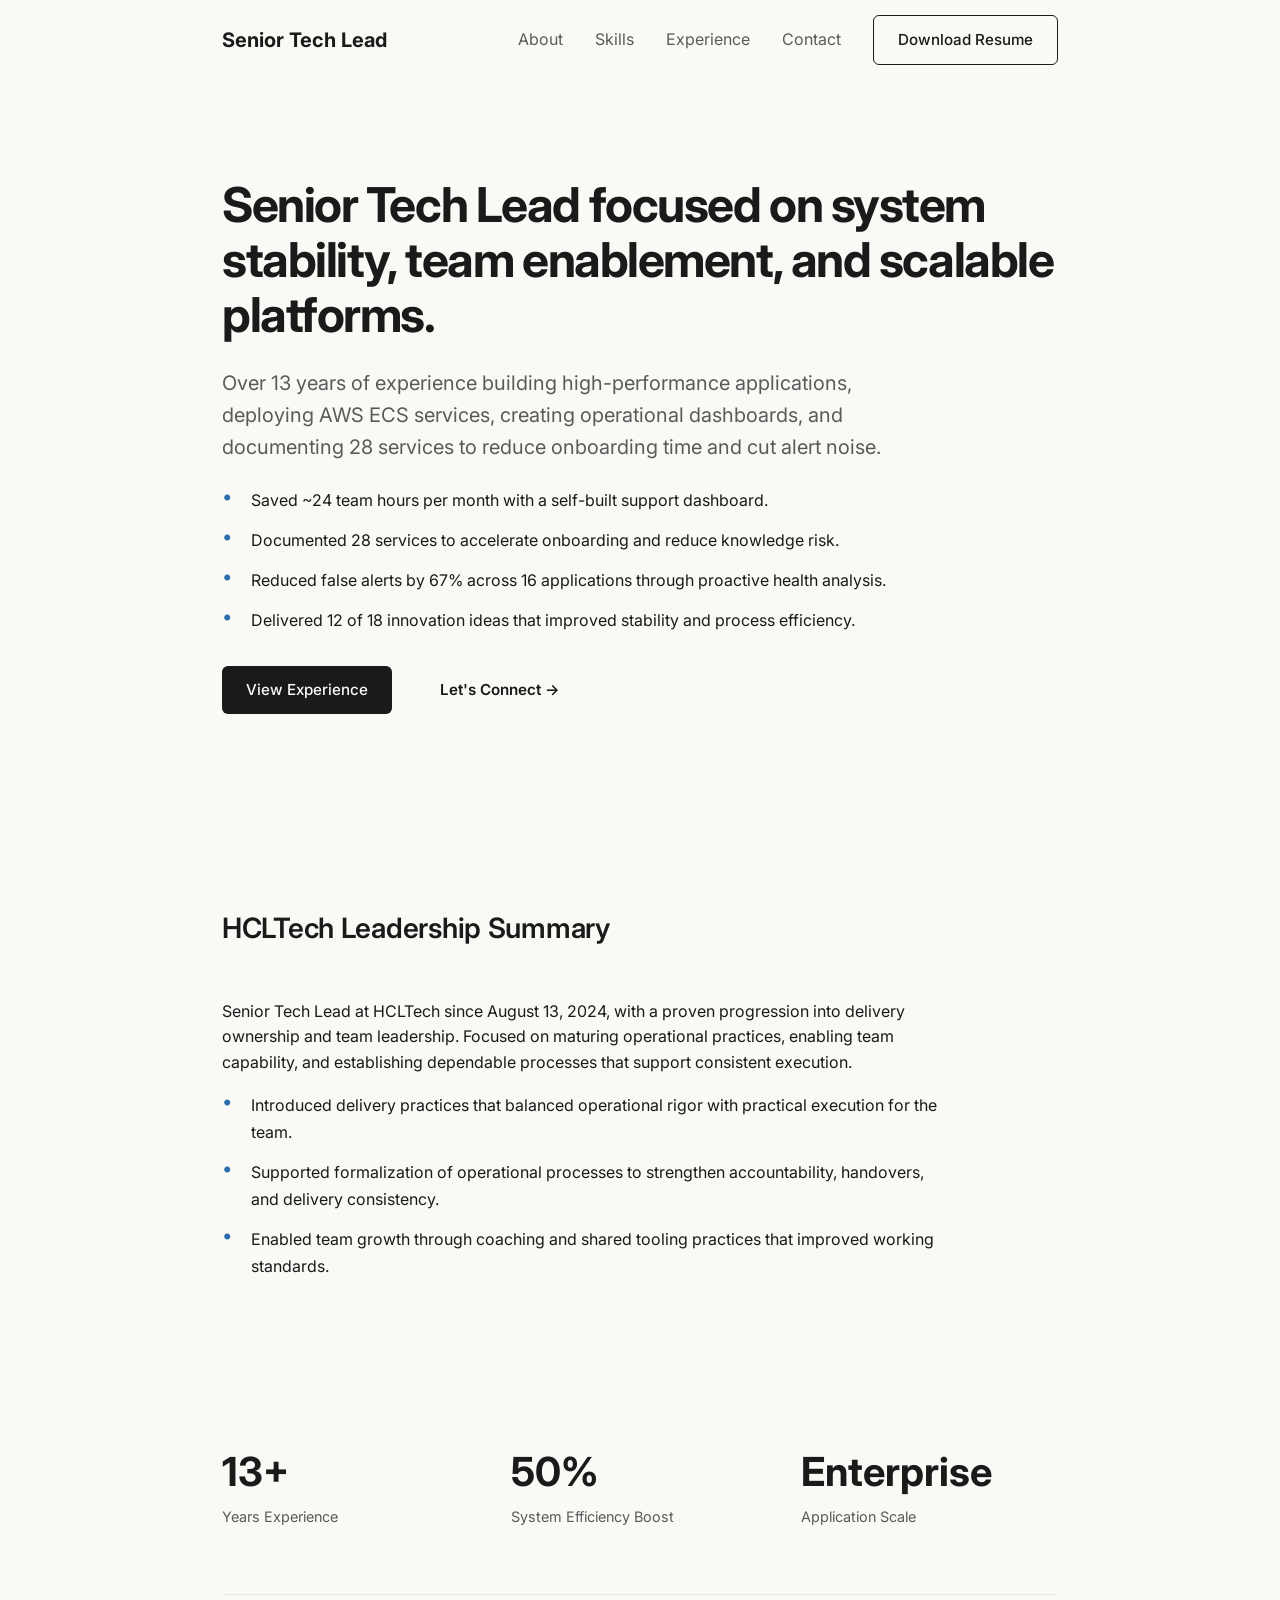
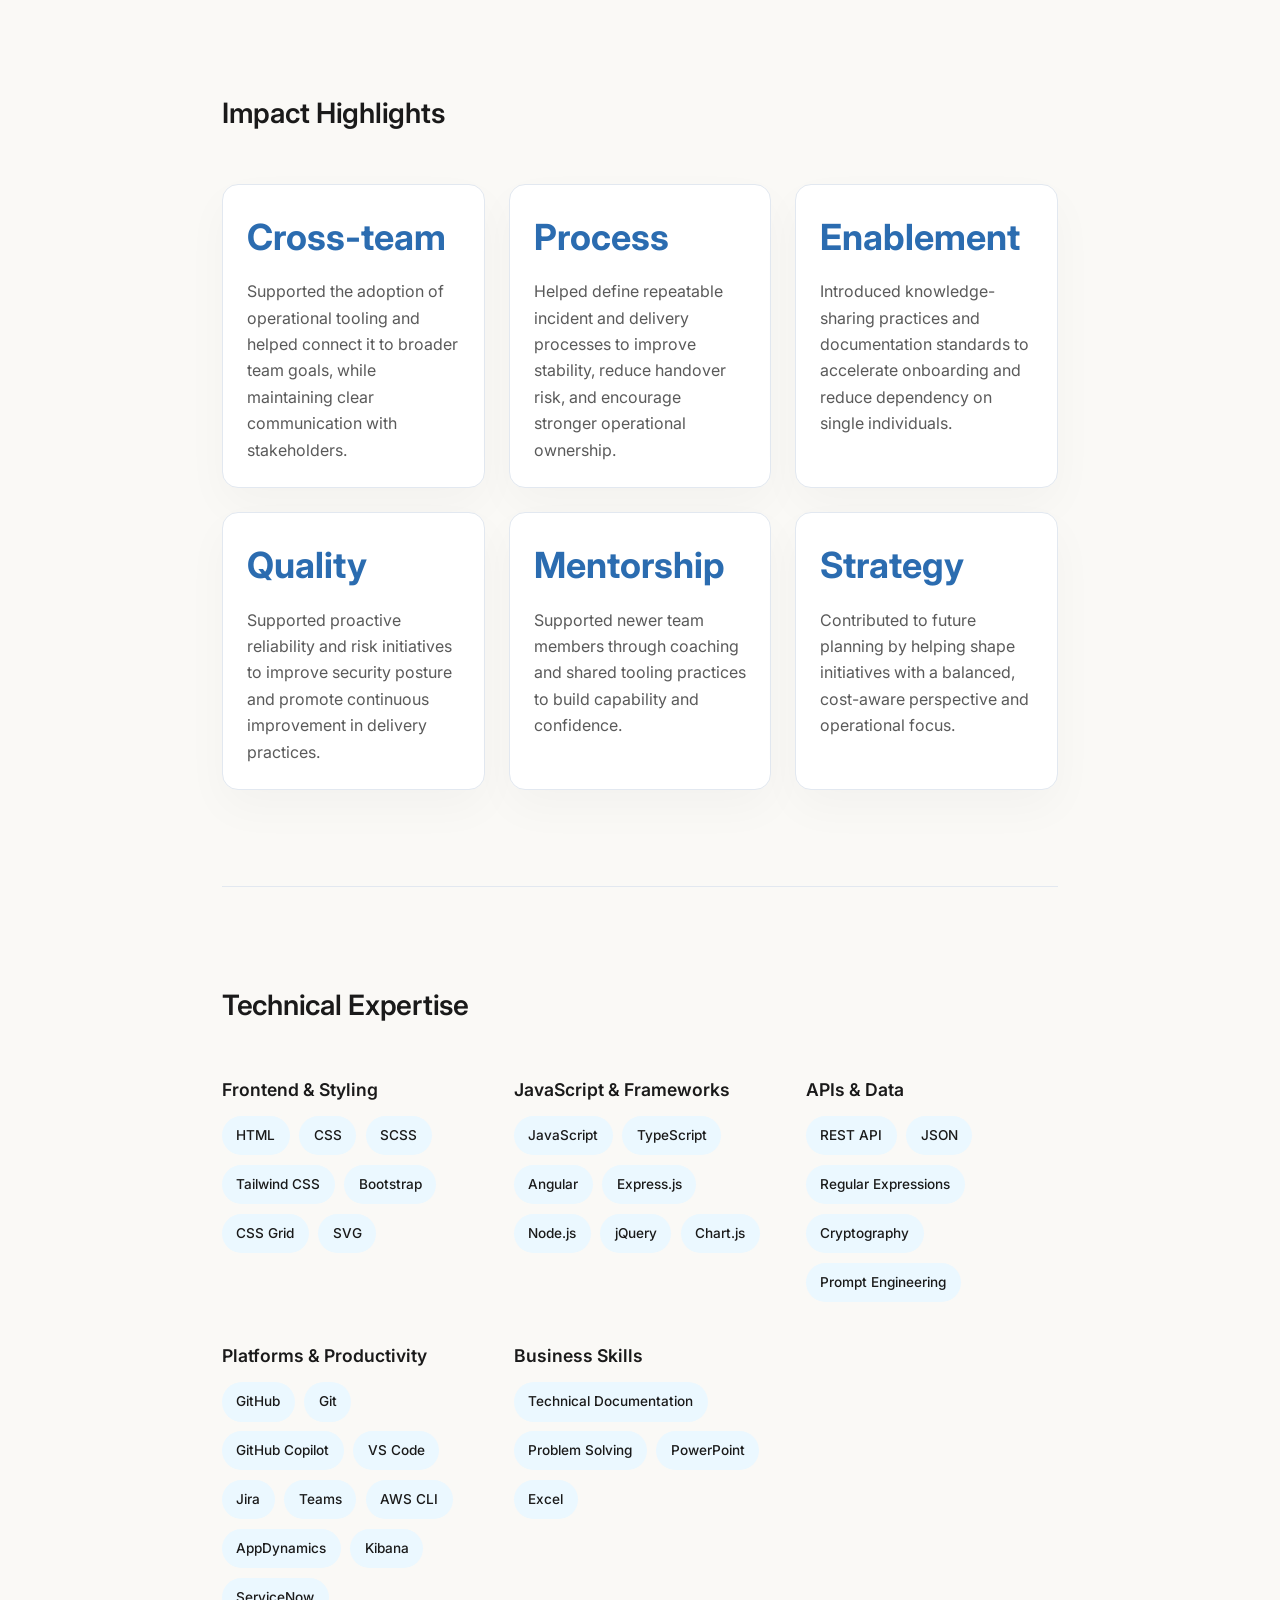
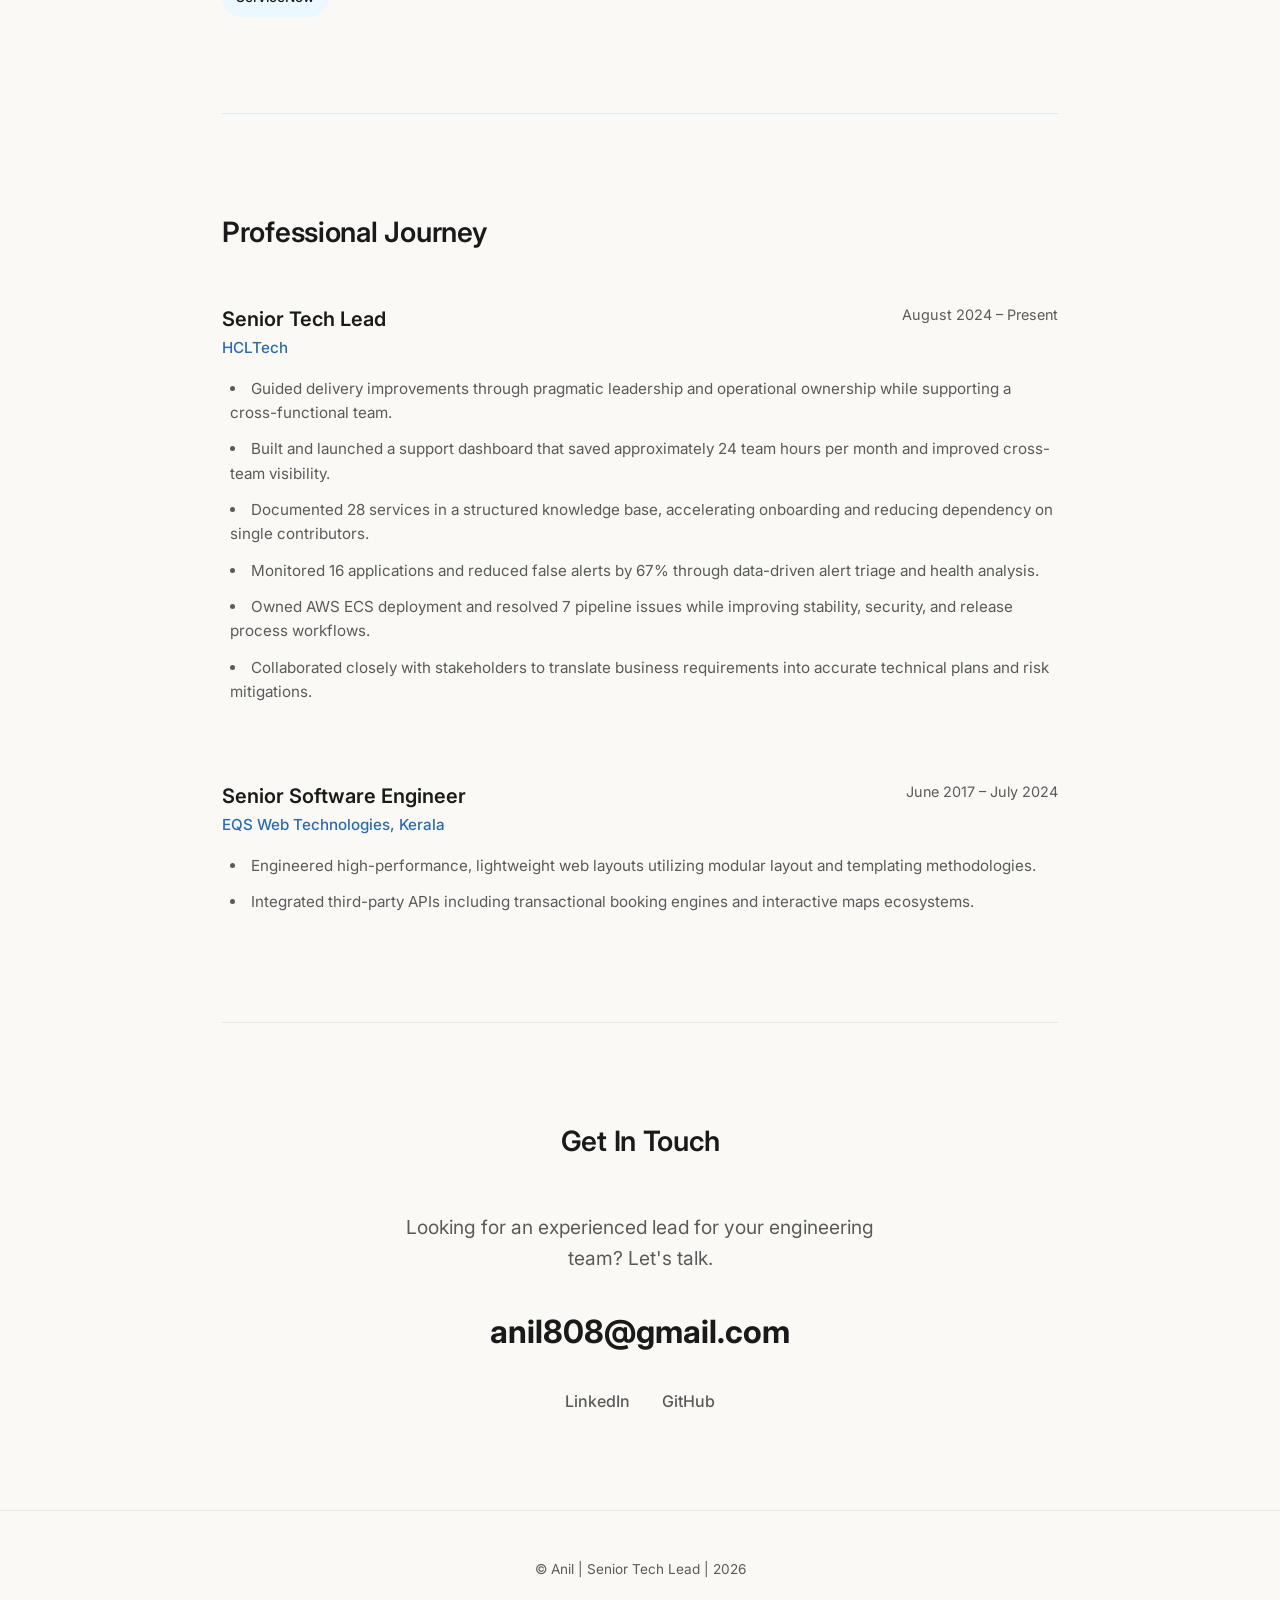
<file: cv.html>
<!DOCTYPE html>
<html lang="en">
<head>
    <meta charset="UTF-8">
    <meta name="viewport" content="width=device-width, initial-scale=1.0">
    <title>Senior Tech Lead</title>
    <link rel="stylesheet" href="src/css/style.css">
    <!-- Google Fonts for premium typography -->
    <link rel="preconnect" href="https://fonts.googleapis.com">
    <link rel="preconnect" href="https://fonts.gstatic.com" crossorigin>
    <link href="https://fonts.googleapis.com/css2?family=Inter:wght@300;400;500;600;700&display=swap" rel="stylesheet">
</head>
<body>

    <!-- Header Navigation -->
    <header class="header">
        <nav class="nav containers">
            <a href="#" class="logo">Senior Tech Lead</a>
            <div class="nav-links">
                <a href="#about">About</a>
                <a href="#skills">Skills</a>
                <a href="#experience">Experience</a>
                <a href="#contact">Contact</a>
                <a href="#" class="btn btn-secondary" download>Download Resume</a>
            </div>
        </nav>
    </header>

    <main class="containers">
        
        <!-- Hero Section -->
        <section id="about" class="hero section fade-in">
            <h1 class="hero-title">Senior Tech Lead focused on system stability, team enablement, and scalable platforms.</h1>
            <p class="hero-subtitle">
                Over 13 years of experience building high-performance applications, deploying AWS ECS services, creating operational dashboards, and documenting 28 services to reduce onboarding time and cut alert noise.
            </p>
            <ul class="hero-highlights">
                <li>Saved ~24 team hours per month with a self-built support dashboard.</li>
                <li>Documented 28 services to accelerate onboarding and reduce knowledge risk.</li>
                <li>Reduced false alerts by 67% across 16 applications through proactive health analysis.</li>
                <li>Delivered 12 of 18 innovation ideas that improved stability and process efficiency.</li>
            </ul>
            <div class="hero-cta">
                <a href="#experience" class="btn btn-primary">View Experience</a>
                <a href="#contact" class="btn btn-link">Let's Connect &rarr;</a>
            </div>
        </section>

        <!-- Professional Summary Section -->
        <section class="summary section fade-in">
            <h2 class="section-title">HCLTech Leadership Summary</h2>
            <p class="summary-text">Senior Tech Lead at HCLTech since August 13, 2024, with a proven progression into delivery ownership and team leadership. Focused on maturing operational practices, enabling team capability, and establishing dependable processes that support consistent execution.</p>
            <ul class="summary-highlights">
                <li>Introduced delivery practices that balanced operational rigor with practical execution for the team.</li>
                <li>Supported formalization of operational processes to strengthen accountability, handovers, and delivery consistency.</li>
                <li>Enabled team growth through coaching and shared tooling practices that improved working standards.</li>
            </ul>
        </section>

        <!-- Quick Metrics Section -->
        <section class="metrics section fade-in">
            <div class="metric-card">
                <span class="metric-num">13+</span>
                <span class="metric-label">Years Experience</span>
            </div>
            <div class="metric-card">
                <span class="metric-num">50%</span>
                <span class="metric-label">System Efficiency Boost</span>
            </div>
            <div class="metric-card">
                <span class="metric-num">Enterprise</span>
                <span class="metric-label">Application Scale</span>
            </div>
        </section>

        <hr class="divider">

        <!-- Impact Highlights Section -->
        <section class="impact section fade-in">
            <h2 class="section-title">Impact Highlights</h2>
            <div class="impact-grid">
                <div class="impact-card">
                    <span class="impact-num">Cross-team</span>
                    <p>Supported the adoption of operational tooling and helped connect it to broader team goals, while maintaining clear communication with stakeholders.</p>
                </div>
                <div class="impact-card">
                    <span class="impact-num">Process</span>
                    <p>Helped define repeatable incident and delivery processes to improve stability, reduce handover risk, and encourage stronger operational ownership.</p>
                </div>
                <div class="impact-card">
                    <span class="impact-num">Enablement</span>
                    <p>Introduced knowledge-sharing practices and documentation standards to accelerate onboarding and reduce dependency on single individuals.</p>
                </div>
                <div class="impact-card">
                    <span class="impact-num">Quality</span>
                    <p>Supported proactive reliability and risk initiatives to improve security posture and promote continuous improvement in delivery practices.</p>
                </div>
                <div class="impact-card">
                    <span class="impact-num">Mentorship</span>
                    <p>Supported newer team members through coaching and shared tooling practices to build capability and confidence.</p>
                </div>
                <div class="impact-card">
                    <span class="impact-num">Strategy</span>
                    <p>Contributed to future planning by helping shape initiatives with a balanced, cost-aware perspective and operational focus.</p>
                </div>
            </div>
        </section>

        <hr class="divider">

        <!-- Skills Section -->
        <section id="skills" class="skills section fade-in">
            <h2 class="section-title">Technical Expertise</h2>
            <div class="skills-grid">
                <div class="skills-category">
                    <h3>Frontend & Styling</h3>
                    <div class="skill-list">
                        <span class="skill-chip">HTML</span>
                        <span class="skill-chip">CSS</span>
                        <span class="skill-chip">SCSS</span>
                        <span class="skill-chip">Tailwind CSS</span>
                        <span class="skill-chip">Bootstrap</span>
                        <span class="skill-chip">CSS Grid</span>
                        <span class="skill-chip">SVG</span>
                    </div>
                </div>
                <div class="skills-category">
                    <h3>JavaScript & Frameworks</h3>
                    <div class="skill-list">
                        <span class="skill-chip">JavaScript</span>
                        <span class="skill-chip">TypeScript</span>
                        <span class="skill-chip">Angular</span>
                        <span class="skill-chip">Express.js</span>
                        <span class="skill-chip">Node.js</span>
                        <span class="skill-chip">jQuery</span>
                        <span class="skill-chip">Chart.js</span>
                    </div>
                </div>
                <div class="skills-category">
                    <h3>APIs & Data</h3>
                    <div class="skill-list">
                        <span class="skill-chip">REST API</span>
                        <span class="skill-chip">JSON</span>
                        <span class="skill-chip">Regular Expressions</span>
                        <span class="skill-chip">Cryptography</span>
                        <span class="skill-chip">Prompt Engineering</span>
                    </div>
                </div>
                <div class="skills-category">
                    <h3>Platforms & Productivity</h3>
                    <div class="skill-list">
                        <span class="skill-chip">GitHub</span>
                        <span class="skill-chip">Git</span>
                        <span class="skill-chip">GitHub Copilot</span>
                        <span class="skill-chip">VS Code</span>
                        <span class="skill-chip">Jira</span>
                        <span class="skill-chip">Teams</span>
                        <span class="skill-chip">AWS CLI</span>
                        <span class="skill-chip">AppDynamics</span>
                        <span class="skill-chip">Kibana</span>
                        <span class="skill-chip">ServiceNow</span>
                    </div>
                </div>
                <div class="skills-category">
                    <h3>Business Skills</h3>
                    <div class="skill-list">
                        <span class="skill-chip">Technical Documentation</span>
                        <span class="skill-chip">Problem Solving</span>
                        <span class="skill-chip">PowerPoint</span>
                        <span class="skill-chip">Excel</span>
                    </div>
                </div>
            </div>
        </section>

        <hr class="divider">

        <!-- Experience Section -->
        <section id="experience" class="experience section fade-in">
            <h2 class="section-title">Professional Journey</h2>
            
            <div class="timeline">
                <!-- Job 1 -->
                <div class="timeline-item">
                    <div class="timeline-header">
                        <div>
                            <h3 class="job-title">Senior Tech Lead</h3>
                            <span class="company">HCLTech</span>
                        </div>
                        <span class="date">August 2024 – Present</span>
                    </div>
                    <ul class="job-details">
                        <li>Guided delivery improvements through pragmatic leadership and operational ownership while supporting a cross-functional team.</li>
                        <li>Built and launched a support dashboard that saved approximately 24 team hours per month and improved cross-team visibility.</li>
                        <li>Documented 28 services in a structured knowledge base, accelerating onboarding and reducing dependency on single contributors.</li>
                        <li>Monitored 16 applications and reduced false alerts by 67% through data-driven alert triage and health analysis.</li>
                        <li>Owned AWS ECS deployment and resolved 7 pipeline issues while improving stability, security, and release process workflows.</li>
                        <li>Collaborated closely with stakeholders to translate business requirements into accurate technical plans and risk mitigations.</li>
                    </ul>
                </div>

                <!-- Job 2 -->
                <div class="timeline-item">
                    <div class="timeline-header">
                        <div>
                            <h3 class="job-title">Senior Software Engineer</h3>
                            <span class="company">EQS Web Technologies, Kerala</span>
                        </div>
                        <span class="date">June 2017 – July 2024</span>
                    </div>
                    <ul class="job-details">
                        <li>Engineered high-performance, lightweight web layouts utilizing modular layout and templating methodologies.</li>
                        <li>Integrated third-party APIs including transactional booking engines and interactive maps ecosystems.</li>
                    </ul>
                </div>
            </div>
        </section>

        <hr class="divider">

        <!-- Contact Section -->
        <section id="contact" class="contact section fade-in">
            <h2 class="section-title">Get In Touch</h2>
            <p class="contact-text">Looking for an experienced lead  for your engineering team? Let's talk.</p>
            <a href="mailto:anil808@gmail.com" class="email-link">anil808@gmail.com</a>
            <div class="social-links">
                <a href="#" target="_blank">LinkedIn</a>
                <a href="#" target="_blank">GitHub</a>
            </div>
        </section>

    </main>

    <footer class="footer">
        <p>&copy; Anil |  Senior Tech Lead | 2026 </p>
    </footer>

    <script src="src/js/script.js"></script>
</body>
</html>
</file>
<file: src/css/style.css>
/* --- Design System & Variables --- */
:root {
    --bg-color: #FAF9F6;       /* Premium Minimal Off-White */
    --text-main: #1A1A1A;      /* Deep Charcoal for great contrast */
    --text-muted: #5A5A5A;     /* Soft slate for details */
    --accent: #2B6CB0;         /* Refined corporate cobalt blue */
    --accent-light: #EBF8FF;
    --border-color: #E2E8F0;
    --max-width: 900px;
    --transition-smooth: all 0.3s cubic-bezier(0.25, 0.8, 0.25, 1);
}

* {
    box-sizing: border-box;
    margin: 0;
    padding: 0;
}

html {
    scroll-behavior: smooth;
}

body {
    font-family: 'Inter', sans-serif;
    background-color: var(--bg-color);
    color: var(--text-main);
    line-height: 1.6;
    -webkit-font-smoothing: antialiased;
}

.containers {
    max-width: var(--max-width);
    margin: 0 auto;
    padding: 0 2rem;
}

/* --- Utilities --- */
.section {
    padding: 6rem 0;
}
.divider {
    border: 0;
    height: 1px;
    background: var(--border-color);
}

/* --- Buttons --- */
.btn {
    display: inline-flex;
    align-items: center;
    padding: 0.75rem 1.5rem;
    font-weight: 500;
    border-radius: 6px;
    text-decoration: none;
    transition: var(--transition-smooth);
    font-size: 0.95rem;
}
.btn-primary {
    background-color: var(--text-main);
    color: var(--bg-color);
}
.btn-primary:hover {
    background-color: var(--accent);
    transform: translateY(-2px);
}
.btn-secondary {
    border: 1px solid var(--text-main);
    color: var(--text-main);
}
.btn-secondary:hover {
    background-color: var(--text-main);
    color: var(--bg-color);
}
.btn-link {
    color: var(--text-main);
    text-decoration: none;
    font-weight: 600;
}
.btn-link:hover {
    color: var(--accent);
}

/* --- Header & Nav --- */
.header {
    position: sticky;
    top: 0;
    z-index: 100;
    background-color: rgba(250, 249, 246, 0.85);
    backdrop-filter: blur(10px);
    border-bottom: 1px solid transparent;
    transition: var(--transition-smooth);
}
.header.scrolled {
    border-bottom-color: var(--border-color);
}
.nav {
    display: flex;
    justify-content: space-between;
    align-items: center;
    height: 80px;
}
.logo {
    font-weight: 700;
    font-size: 1.25rem;
    color: var(--text-main);
    text-decoration: none;
}
.nav-links {
    display: flex;
    align-items: center;
    gap: 2rem;
}
.nav-links a:not(.btn) {
    color: var(--text-muted);
    text-decoration: none;
    font-weight: 400;
    transition: var(--transition-smooth);
}
.nav-links a:not(.btn):hover {
    color: var(--text-main);
}

/* --- Hero Section --- */
.hero-title {
    font-size: 3rem;
    font-weight: 700;
    line-height: 1.15;
    letter-spacing: -0.03em;
    margin-bottom: 1.5rem;
}
.hero-subtitle {
    font-size: 1.25rem;
    color: var(--text-muted);
    max-width: 700px;
    margin-bottom: 1.5rem;
}
.hero-highlights {
    list-style: none;
    padding-left: 0;
    margin-bottom: 2rem;
    display: grid;
    gap: 0.8rem;
    max-width: 720px;
}
.hero-highlights li {
    color: var(--text-main);
    font-size: 1rem;
    line-height: 1.7;
    position: relative;
    padding-left: 1.8rem;
}
.hero-highlights li::before {
    content: "•";
    position: absolute;
    left: 0;
    color: var(--accent);
    font-size: 1.2rem;
    line-height: 1;
}
.summary-text {
    max-width: 720px;
    color: var(--text-main);
    margin-bottom: 1rem;
}
.summary-highlights {
    list-style: none;
    padding-left: 0;
    margin-bottom: 2rem;
    display: grid;
    gap: 0.8rem;
    max-width: 720px;
}
.summary-highlights li {
    color: var(--text-main);
    font-size: 1rem;
    line-height: 1.7;
    position: relative;
    padding-left: 1.8rem;
}
.summary-highlights li::before {
    content: "•";
    position: absolute;
    left: 0;
    color: var(--accent);
    font-size: 1.2rem;
    line-height: 1;
}
.hero-cta {
    display: flex;
    gap: 1.5rem;
    align-items: center;
}

/* --- Metrics Section --- */
.metrics {
    display: grid;
    grid-template-columns: repeat(3, 1fr);
    gap: 2rem;
    padding: 2rem 0 4rem 0;
}
.metric-num {
    display: block;
    font-size: 2.5rem;
    font-weight: 700;
    color: var(--text-main);
}
.metric-label {
    font-size: 0.9rem;
    color: var(--text-muted);
}

/* --- Impact Highlights --- */
.impact-grid {
    display: grid;
    grid-template-columns: repeat(auto-fit, minmax(210px, 1fr));
    gap: 1.5rem;
}
.impact-card {
    padding: 1.5rem;
    background: #ffffff;
    border: 1px solid var(--border-color);
    border-radius: 16px;
    box-shadow: 0 18px 45px rgba(0, 0, 0, 0.03);
}
.impact-num {
    display: block;
    font-size: 2.25rem;
    font-weight: 700;
    color: var(--accent);
    margin-bottom: 0.75rem;
}
.impact-card p {
    color: var(--text-muted);
    line-height: 1.65;
}

/* --- Sections Common --- */
.section-title {
    font-size: 1.75rem;
    font-weight: 600;
    margin-bottom: 3rem;
    letter-spacing: -0.01em;
}

/* --- Skills Matrix --- */
.skills-grid {
    display: grid;
    grid-template-columns: repeat(auto-fit, minmax(240px, 1fr));
    gap: 2.5rem;
}
.skills-category h3 {
    font-size: 1.1rem;
    font-weight: 600;
    margin-bottom: 0.75rem;
}
.skill-list {
    display: flex;
    flex-wrap: wrap;
    gap: 0.6rem;
}
.skill-chip {
    display: inline-flex;
    align-items: center;
    justify-content: center;
    padding: 0.55rem 0.9rem;
    background: var(--accent-light);
    color: var(--text-main);
    border-radius: 999px;
    font-size: 0.85rem;
    font-weight: 500;
}
.skills-category p {
    color: var(--text-muted);
    font-size: 0.95rem;
}

/* --- Experience Timeline --- */
.timeline {
    display: flex;
    flex-direction: column;
    gap: 4rem;
}
.timeline-header {
    display: flex;
    justify-content: space-between;
    align-items: flex-start;
    margin-bottom: 1rem;
}
.job-title {
    font-size: 1.25rem;
    font-weight: 600;
}
.company {
    color: var(--accent);
    font-weight: 500;
    font-size: 0.95rem;
}
.date {
    color: var(--text-muted);
    font-size: 0.9rem;
}
.job-details {
    list-style-position: inside;
    padding-left: 0.5rem;
}
.job-details li {
    color: var(--text-muted);
    margin-bottom: 0.75rem;
    font-size: 0.95rem;
}

/* --- Contact & Footer --- */
.contact {
    text-align: center;
}
.contact-text {
    font-size: 1.2rem;
    color: var(--text-muted);
    max-width: 500px;
    margin: 0 auto 2rem auto;
}
.email-link {
    display: inline-block;
    font-size: 2rem;
    font-weight: 700;
    color: var(--text-main);
    text-decoration: none;
    margin-bottom: 2rem;
    transition: var(--transition-smooth);
}
.email-link:hover {
    color: var(--accent);
}
.social-links {
    display: flex;
    justify-content: center;
    gap: 2rem;
}
.social-links a {
    color: var(--text-muted);
    text-decoration: none;
    font-weight: 500;
}
.social-links a:hover {
    color: var(--text-main);
}
.footer {
    text-align: center;
    padding: 3rem 0;
    font-size: 0.85rem;
    color: var(--text-muted);
    border-top: 1px solid var(--border-color);
}

/* --- Micro Animation Engine --- */
.fade-in {
    opacity: 0;
    transform: translateY(20px);
    transition: opacity 0.6s ease-out, transform 0.6s ease-out;
}
.fade-in.visible {
    opacity: 1;
    transform: translateY(0);
}

/* Responsive adjustments */
@media (max-width: 768px) {
    .hero-title { font-size: 2.25rem; }
    .metrics { grid-template-columns: 1fr; gap: 1.5rem; }
    .skills-grid { grid-template-columns: 1fr; gap: 2rem; }
    .timeline-header { flex-direction: column; gap: 0.25rem; }
    .nav-links a:not(.btn) { display: none; } /* Kept simple for mobile context */
}
</file>
